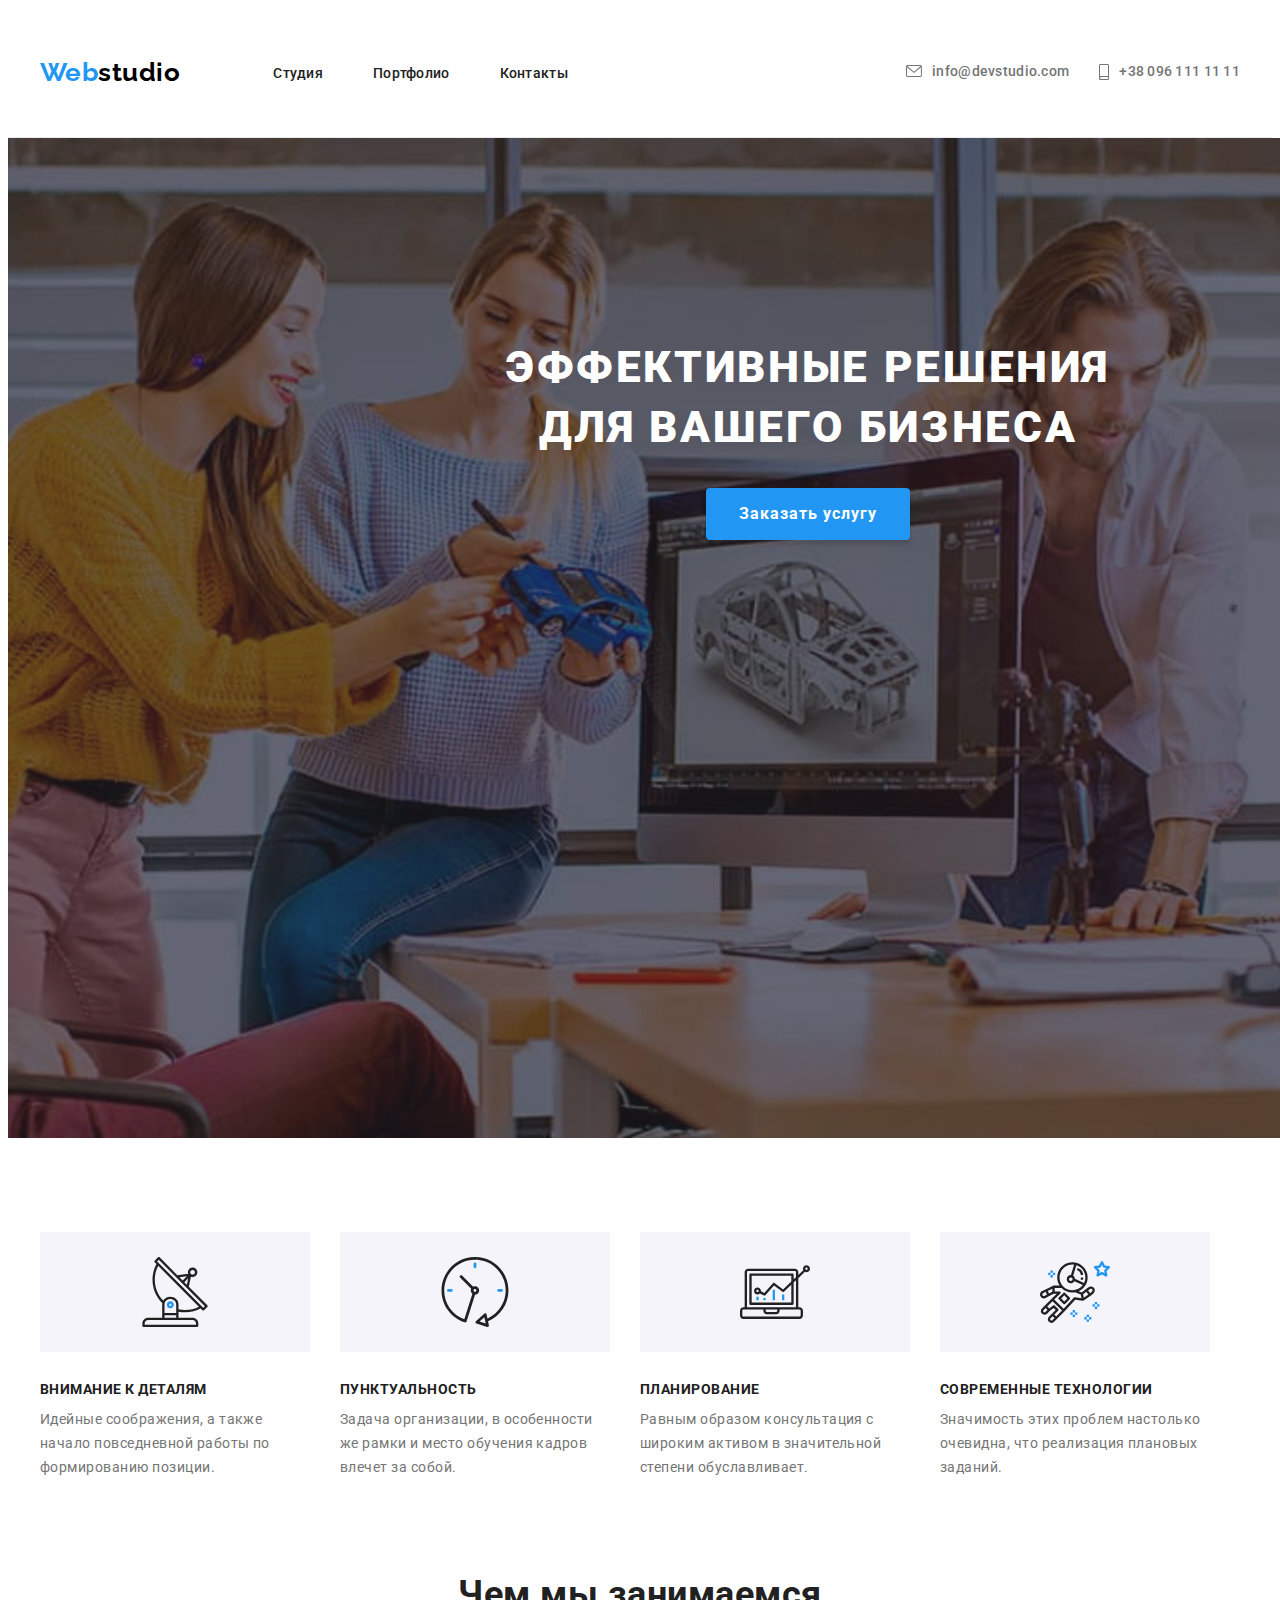
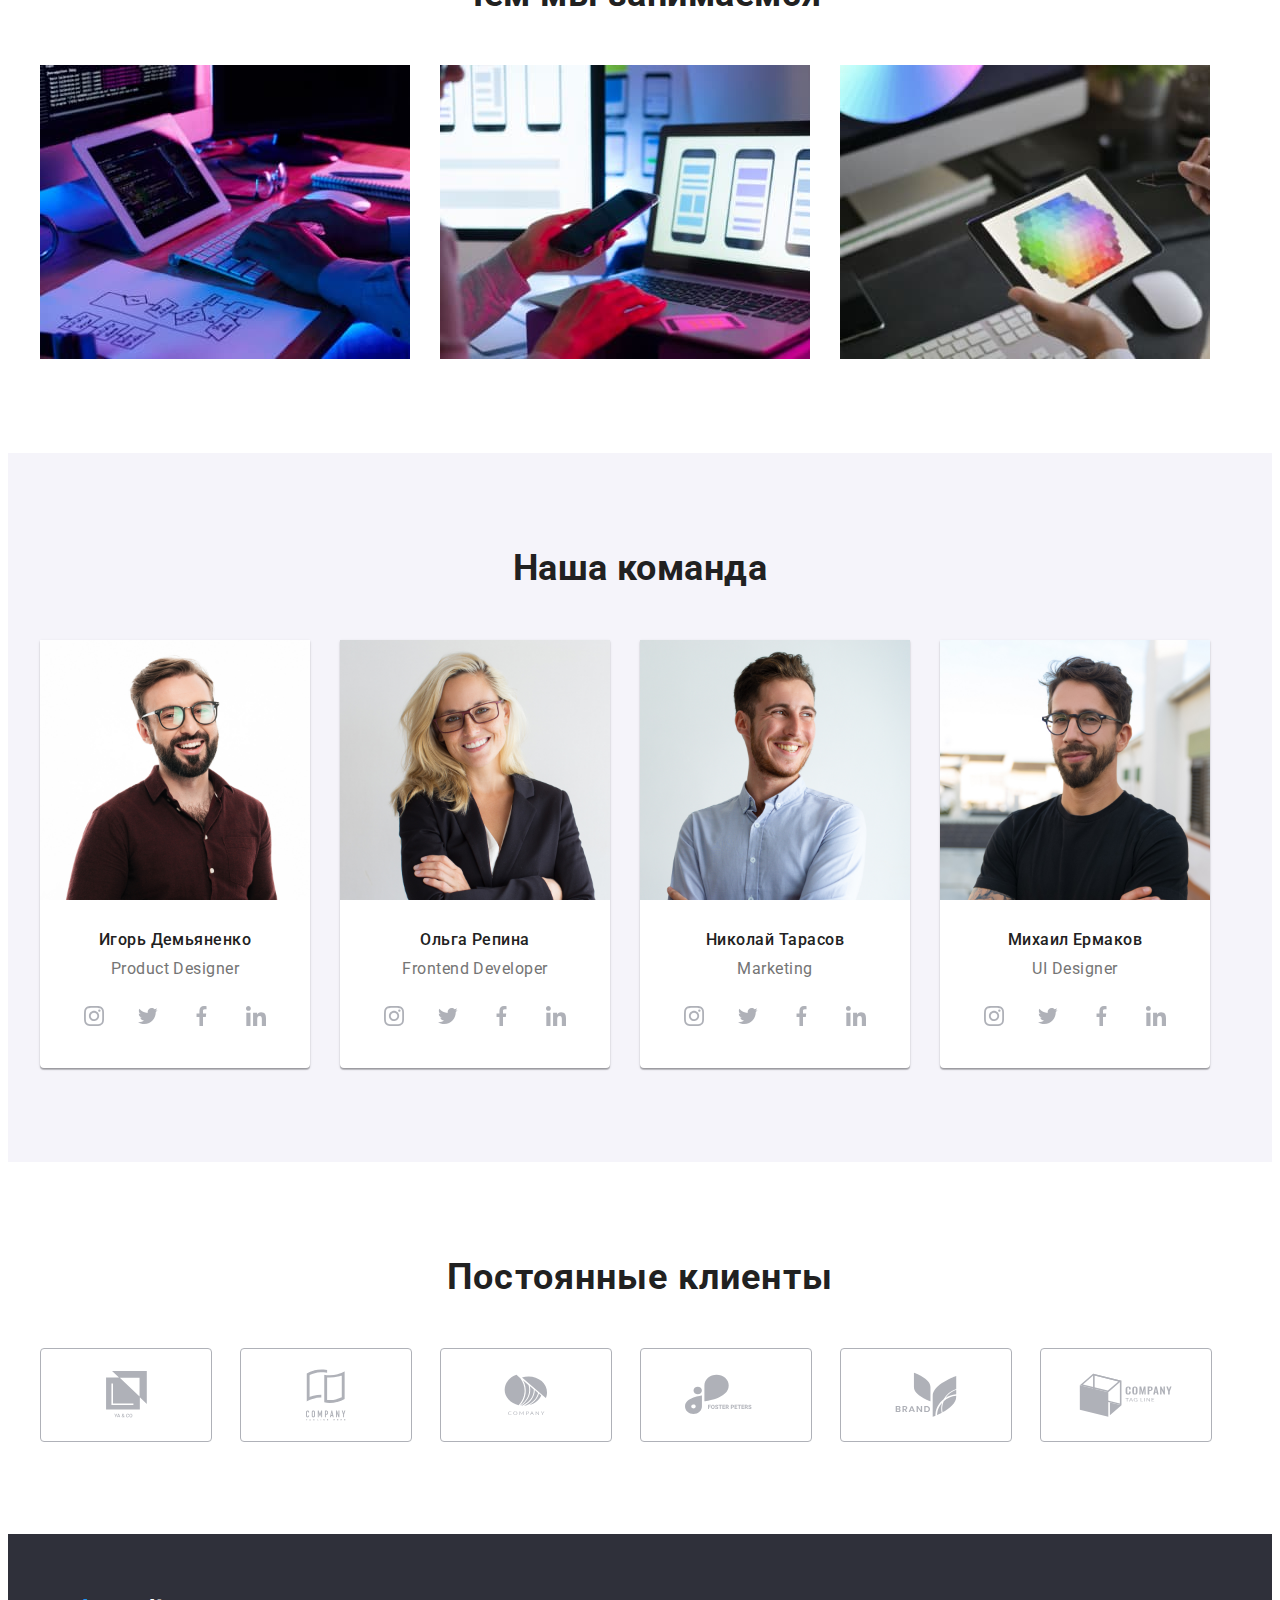
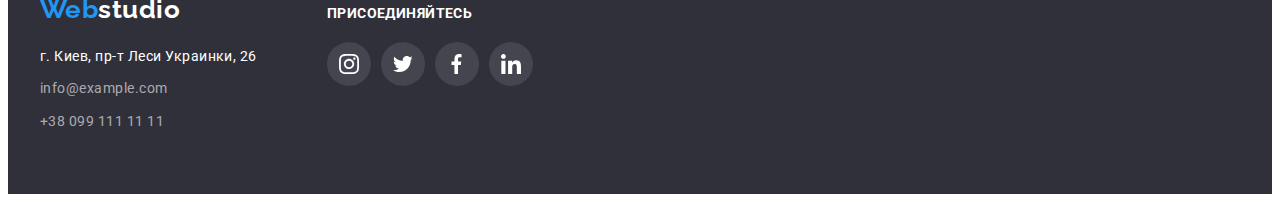
<file: index.html>
<!DOCTYPE html>
<html lang="ru">
<head>
    <meta charset="UTF-8">
    <meta http-equiv="X-UA-Compatible" content="IE=edge">
    <meta name="viewport" content="width=device-width, initial-scale=1.0">
    <title>Webstudio</title>
        <link rel="preconnect" href="https://fonts.googleapis.com" />
        <link rel="preconnect" href="https://fonts.gstatic.com" crossorigin />
        <link href="https://fonts.googleapis.com/css2?family=Raleway:wght@700&family=Roboto:wght@400;500;700;900&display=swap"
          rel="stylesheet" />
    <link rel="stylesheet" href="https://cdnjs.cloudflare.com/ajax/libs/modern-normalize/1.1.0/modern-normalize.min.css"
      integrity="sha512-wpPYUAdjBVSE4KJnH1VR1HeZfpl1ub8YT/NKx4PuQ5NmX2tKuGu6U/JRp5y+Y8XG2tV+wKQpNHVUX03MfMFn9Q=="
      crossorigin="anonymous" referrerpolicy="no-referrer" />
    <link rel="stylesheet" href="./css/styles.css" />

</head>
<body class="body">
  <!-- Шапка страницы -->
  <header class="head">
    <!-- Навигация -->
<div class="container main-nav">
  <nav class="site-nav">
  <a href="./index.html" lang="en" class="logo"> Web<span class="part-logo-first">studio</span></a>
  <ul class="site-nav-list">
    <li class="item"><a href="./index.html" class="site-nav-link">Студия</a></li>
    <li class="item"><a href="./portfolio.html" class="site-nav-link">Портфолио</a></li>
    <li class="item"><a href="" class="site-nav-link">Контакты</a></li>
  </ul>
</nav>
<ul class="info">
  <li class="item">
    <a href="mailto:info@devstudio.com" class="info-contacts">
      <svg class="info-contacts-icon" width="16" height="12">
          <use href="./images/icons.svg#icon-mail"></use>
      </svg>info@devstudio.com
    </a>
  </li>
  <li class="item"><a href="tel:+380961111111" class="info-contacts">
    <svg class="info-contacts-icon" width="10" height="16">
<use href="./images/icons.svg#icon-phone"></use>
    </svg>+38 096 111 11 11 
  </a>
</li>
</ul>
</div>
  </header>  
<!-- Уникальный контент страницы -->
  <main>
    <!-- Баннер -->
    <section class="section-hero">
        <div class="hero">
        <h1 class="section-hero-title">Эффективные решения для вашего бизнеса</h1>
        <button type="button" class="button">Заказать услугу</button>
        </div>
    </section>
    <!-- Скилы команды, создание скрытого заголовка -->
    <section class="section-skills">
      <div class="container">
              <h2 class="visually-hidden">Скилы нашей команды</h2>
              <ul class="section-skills-list">
                <li class="item">
                  <div class="box-skills-icon">
                  <svg class="section-skills-icon" width="70" height="70">
                    <use href="./images/icons.svg#icon-antenna"></use>
                  </svg>
                  </div>
                  <h3 class="section-skills-title">ВНИМАНИЕ К ДЕТАЛЯМ</h3>
                  <p class="section-skills-text">Идейные соображения, а также начало повседневной работы по формированию позиции.</p>
                </li>
                <li class="item">
                  <div class="box-skills-icon">
                    <svg class="section-skills-icon" width="70" height="70">
                      <use href="./images/icons.svg#icon-clock"></use>
                    </svg>
                  </div>
                  <h3 class="section-skills-title">ПУНКТУАЛЬНОСТЬ</h3>
                  <p class="section-skills-text">Задача организации, в особенности же рамки и место обучения кадров влечет за собой.
                  </p>
                </li>
                <li class="item">
                  <div class="box-skills-icon">
                    <svg class="section-skills-icon" width="70" height="70">
                      <use href="./images/icons.svg#icon-diagram"></use>
                    </svg>
                  </div>
                  <h3 class="section-skills-title">ПЛАНИРОВАНИЕ</h3>
                  <p class="section-skills-text">Равным образом консультация с широким активом в значительной степени обуславливает.
                  </p>
                </li>
                <li class="item">
                  <div class="box-skills-icon">
                    <svg class="section-skills-icon" width="70" height="70">
                      <use href="./images/icons.svg#icon-astronaut"></use>
                    </svg>
                  </div>
                  <h3 class="section-skills-title">СОВРЕМЕННЫЕ ТЕХНОЛОГИИ</h3>
                  <p class="section-skills-text">Значимость этих проблем настолько очевидна, что реализация плановых заданий.</p>
                </li>
              </ul>
      </div>
    </section>
    <!-- Работа команды -->
    <section class="section-work">
<div class="container">
        <h2 class="section-work-title">Чем мы занимаемся</h2>
        <ul class="section-work-list">
          <li class="item"><img src="./images/box1.jpg" alt="персональный компьютер" width="370" height="294"></li>
          <li class="item"><img src="./images/box2.jpg" alt="мобильное приложение" width="370" height="294"></li>
          <li class="item"><img src="./images/img0.jpg" alt="планшет" width="370" height="294"></li>
        </ul>
</div>
    </section>
    <!-- Команда -->
    <section class="section-team">
<div class="container">
        <h2 class="section-team-title">Наша команда</h2>
        <ul class="section-team-list">
          <li class="item-team"><img src="./images/img.jpg" alt="Игорь Демьяненко" width="270" height="260">
            <div class="team-members">
              <h3 class="name">Игорь Демьяненко</h3>
              <p class="desc">Product Designer</p>
              <ul class="section-team-icon">
                <li class="team-icon-item">
                  <a href="" class="team-icon-link">
                    <svg class="team-icon-svg" width="20" height="20">
                      <use href="./images/icons.svg#icon-instagram"></use>
                    </svg>
                  </a>
                </li>
                <li class="team-icon-item">
                  <a href="" class="team-icon-link">
                  <svg class="team-icon-svg" width="20" height="20">
                    <use href="./images/icons.svg#icon-twiter"></use>
                  </svg>
                  </a>
                </li>
                <li class="team-icon-item">
                  <a href="" class="team-icon-link">
                    <svg class="team-icon-svg" width="20" height="20">
                      <use href="./images/icons.svg#icon-facebook"></use>
                    </svg>
                  </a>
                </li>
                <li class="team-icon-item">
                  <a href="" class="team-icon-link">
                    <svg class="team-icon-svg" width="20" height="20">
                      <use href="./images/icons.svg#icon-linkedin"></use>
                    </svg>
                  </a>
                </li>
              </ul>
            </div>
          </li>
          <li class="item-team"><img src="./images/img(1).jpg" alt="Ольга Репина" width="270" height="260">
            <div class="team-members">
              <h3 class="name">Ольга Репина</h3>
              <p class="desc">Frontend Developer</p>
              <ul class="section-team-icon">
                <li class="team-icon-item">
                  <a href="" class="team-icon-link">
                    <svg class="team-icon-svg" width="20" height="20">
                      <use href="./images/icons.svg#icon-instagram"></use>
                    </svg>
                  </a>
                </li>
                <li class="team-icon-item">
                  <a href="" class="team-icon-link">
                    <svg class="team-icon-svg" width="20" height="20">
                      <use href="./images/icons.svg#icon-twiter"></use>
                    </svg>
                  </a>
                </li>
                <li class="team-icon-item">
                  <a href="" class="team-icon-link">
                    <svg class="team-icon-svg" width="20" height="20">
                      <use href="./images/icons.svg#icon-facebook"></use>
                    </svg>
                  </a>
                </li>
                <li class="team-icon-item">
                  <a href="" class="team-icon-link">
                    <svg class="team-icon-svg" width="20" height="20">
                      <use href="./images/icons.svg#icon-linkedin"></use>
                    </svg>
                  </a>
                </li>
              </ul>
            </div>
          </li>
          <li class="item-team"><img src="./images/img(2).jpg" alt="Николай Тарасов" width="270" height="260">
            <div class="team-members">
              <h3 class="name">Николай Тарасов</h3>
              <p class="desc">Marketing</p>
              <ul class="section-team-icon">
                <li class="team-icon-item">
                  <a href="" class="team-icon-link">
                    <svg class="team-icon-svg" width="20" height="20">
                      <use href="./images/icons.svg#icon-instagram"></use>
                    </svg>
                  </a>
                </li>
                <li class="team-icon-item">
                  <a href="" class="team-icon-link">
                    <svg class="team-icon-svg" width="20" height="20">
                      <use href="./images/icons.svg#icon-twiter"></use>
                    </svg>
                  </a>
                </li>
                <li class="team-icon-item">
                  <a href="" class="team-icon-link">
                    <svg class="team-icon-svg" width="20" height="20">
                      <use href="./images/icons.svg#icon-facebook"></use>
                    </svg>
                  </a>
                </li>
                <li class="team-icon-item">
                  <a href="" class="team-icon-link">
                    <svg class="team-icon-svg" width="20" height="20">
                      <use href="./images/icons.svg#icon-linkedin"></use>
                    </svg>
                  </a>
                </li>
              </ul>
            </div>
          </li>
          <li class="item-team"><img src="./images/img(3).jpg" alt="Михаил Ермаков" width="270" height="260">
            <div class="team-members">
            <h3 class="name">Михаил Ермаков</h3>
            <p class="desc">UI Designer</p>
            <ul class="section-team-icon">
              <li class="team-icon-item">
                <a href="" class="team-icon-link">
                  <svg class="team-icon-svg" width="20" height="20">
                    <use href="./images/icons.svg#icon-instagram"></use>
                  </svg>
                </a>
              </li>
              <li class="team-icon-item">
                <a href="" class="team-icon-link">
                  <svg class="team-icon-svg" width="20" height="20">
                    <use href="./images/icons.svg#icon-twiter"></use>
                  </svg>
                </a>
              </li>
              <li class="team-icon-item">
                <a href="" class="team-icon-link">
                  <svg class="team-icon-svg" width="20" height="20">
                    <use href="./images/icons.svg#icon-facebook"></use>
                  </svg>
                </a>
              </li>
              <li class="team-icon-item">
                <a href="" class="team-icon-link">
                  <svg class="team-icon-svg" width="20" height="20">
                    <use href="./images/icons.svg#icon-linkedin"></use>
                  </svg>
                </a>
              </li>
            </ul>
            </div>
          </li>
        </ul>
</div>
    </section>
    <!-- Постоянные клиенты -->
    <section class="section-clients">
      <div class="container">
        <h2 class="section-clients-title">Постоянные клиенты</h2>
        <ul class="section-clients-list">
          <li class="section-clients-item">
            <a href="" class="section-clients-link">
              <svg class="section-clients-icon" width="41" height="46.7">
                <use href="./images/icons.svg#icon-group-1"></use>
              </svg>
            </a>
          </li>
          <li class="section-clients-item">
            <a href="" class="section-clients-link">
              <svg class="section-clients-icon" width="40" height="52">
                <use href="./images/icons.svg#icon-group-2"></use>
              </svg>
            </a>
          </li>
          <li class="section-clients-item">
            <a href="" class="section-clients-link">
              <svg class="section-clients-icon" width="43.5" height="41.2">
                <use href="./images/icons.svg#icon-group-3"></use>
              </svg>
            </a>
          </li>
          <li class="section-clients-item">
            <a href="" class="section-clients-link">
              <svg class="section-clients-icon" width="84.5" height="40.6">
                <use href="./images/icons.svg#icon-group-4"></use>
              </svg>
            </a>
          </li>
          <li class="section-clients-item">
            <a href="" class="section-clients-link">
              <svg class="section-clients-icon" width="62.5" height="45.5">
                <use href="./images/icons.svg#icon-group-5"></use>
              </svg>
            </a>
          </li>
          <li class="section-clients-item">
            <a href="" class="section-clients-link">
              <svg class="section-clients-icon" width="93.8" height="44">
                <use href="./images/icons.svg#icon-group-6"></use>
              </svg>
            </a>
          </li>
        </ul>
      </div>
    </section>
  </main>
  <!-- Подвал -->
  <footer class="footer-section">
<div class="container footer-container">
      <div>
        <a href="./index.html" lang="en" class="logo-footer">Web<span class="part-logo-second">studio</span></a>
      <address class="address">
        <ul class="footer-list">
          <li class="item"><a href="https://goo.gl/maps/ky1xf9SAD3pNEhLd9" target="_blank" rel="noopener noreferrer"
              class="footer-section-address">г. Киев, пр-т Леси Украинки, 26</a></li>
          <li class="item"><a href="mailto:info@example.com" class="footer-section-contacts">info@example.com</a></li>
          <li class="item"><a href="tel:+380991111111" class="footer-section-contacts">+38 099 111 11 11</a></li>
        </ul>
      </address>  
      </div>
      <div class="footer-container-link">
        <p class="footer-section-text">Присоединяйтесь</p>
        <ul class="footer-section-list">
          <li class="footer-section-item">
            <a href="" class="footer-section-link">
              <svg class="footer-section-icon" width="20" height="20">
                <use href="./images/icons.svg#icon-instagram"></use>
              </svg>
            </a>
          </li>
          <li class="footer-section-item">
            <a href="" class="footer-section-link">
              <svg class="footer-section-icon" width="20" height="20">
                <use href="./images/icons.svg#icon-twiter"></use>
              </svg>
            </a>
          </li>
          <li class="footer-section-item">
            <a href="" class="footer-section-link">
              <svg class="footer-section-icon" width="20" height="20">
                <use href="./images/icons.svg#icon-facebook"></use>
              </svg>
            </a>
          </li>
          <li class="footer-section-item">
            <a href="" class="footer-section-link">
              <svg class="footer-section-icon" width="20" height="20">
                <use href="./images/icons.svg#icon-linkedin"></use>
              </svg>
            </a>
          </li>
        </ul>
      </div>
</div>
  </footer>
</body>
</html>
</file>
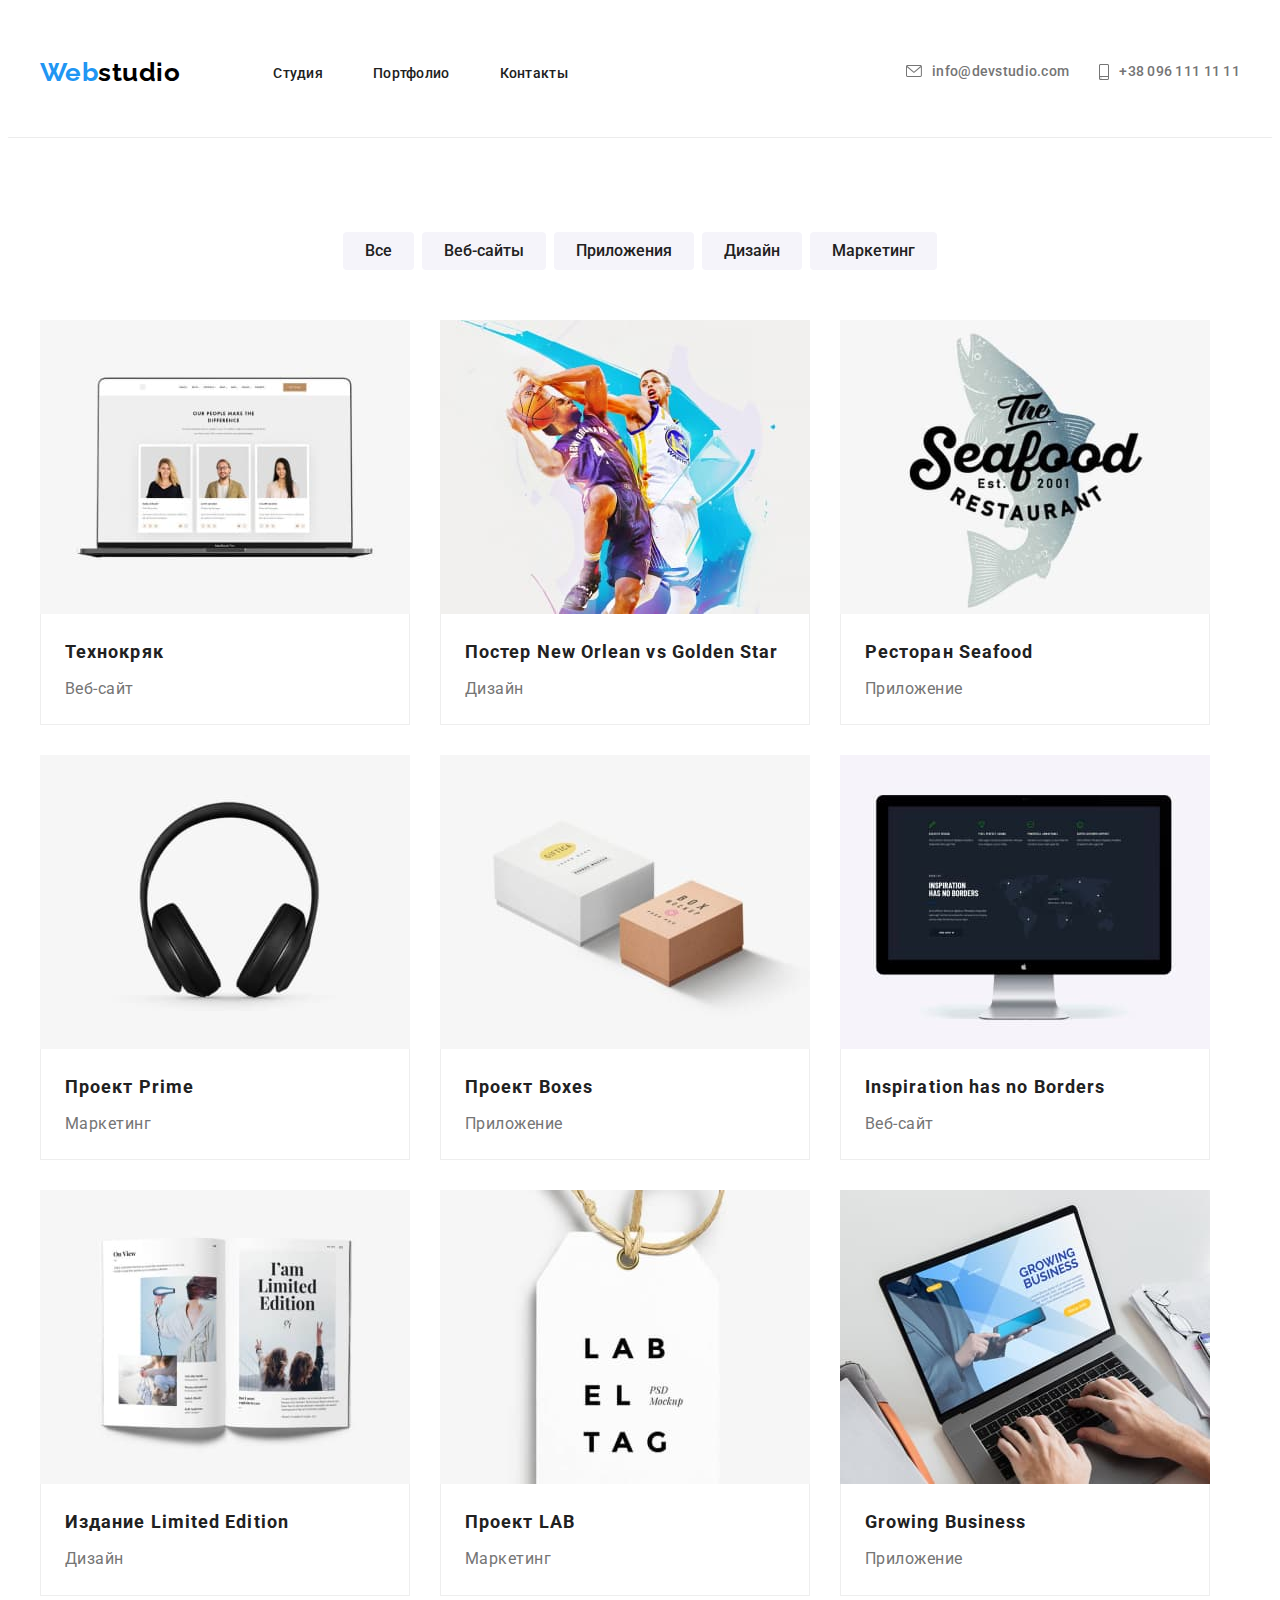
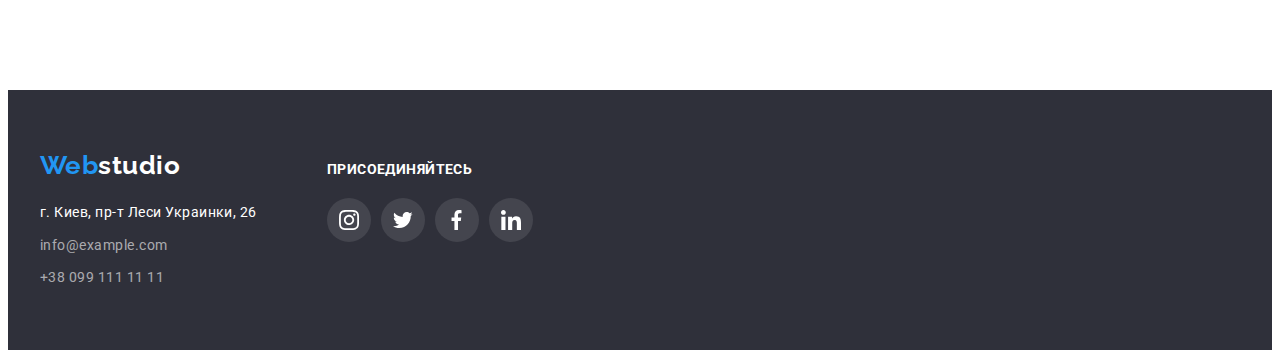
<file: portfolio.html>
<!DOCTYPE html>
<html lang="ru">
<head>
    <meta charset="UTF-8">
    <meta http-equiv="X-UA-Compatible" content="IE=edge">
    <meta name="viewport" content="width=device-width, initial-scale=1.0">
    <title>Portfolio</title> 
    <link rel="preconnect" href="https://fonts.googleapis.com" />
    <link rel="preconnect" href="https://fonts.gstatic.com" crossorigin />
    <link href="https://fonts.googleapis.com/css2?family=Raleway:wght@700&family=Roboto:wght@400;500;700&display=swap"
        rel="stylesheet" />
    <link rel="stylesheet" href="https://cdnjs.cloudflare.com/ajax/libs/modern-normalize/1.1.0/modern-normalize.min.css"
        integrity="sha512-wpPYUAdjBVSE4KJnH1VR1HeZfpl1ub8YT/NKx4PuQ5NmX2tKuGu6U/JRp5y+Y8XG2tV+wKQpNHVUX03MfMFn9Q=="
        crossorigin="anonymous" referrerpolicy="no-referrer" />
    <link rel="stylesheet" href="./css/styles.css" />
 
</head>
<body class="body">
    <!-- Шапка страницы -->
<header class="head">
    <!-- Навигация -->
    <div class="container main-nav">
        <nav class="site-nav">
            <a href="./index.html" lang="en" class="logo"> Web<span class="part-logo-first">studio</span></a>
            <ul class="site-nav-list">
                <li class="item"><a href="./index.html" class="site-nav-link">Студия</a></li>
                <li class="item"><a href="./portfolio.html" class="site-nav-link">Портфолио</a></li>
                <li class="item"><a href="" class="site-nav-link">Контакты</a></li>
            </ul>
        </nav>
        <ul class="info">
            <li class="item">
                <a href="mailto:info@devstudio.com" class="info-contacts">
                    <svg class="info-contacts-icon" width="16" height="12">
                        <use href="./images/icons.svg#icon-mail"></use>
                    </svg>info@devstudio.com
                </a>
            </li>
            <li class="item"><a href="tel:+380961111111" class="info-contacts">
                    <svg class="info-contacts-icon" width="10" height="16">
                        <use href="./images/icons.svg#icon-phone"></use>
                    </svg>+38 096 111 11 11
                </a>
            </li>
        </ul>
    </div>
</header>
    <!-- Контент -->
    <main>
        <section class="portfolio">
            <div class="container">
                <!-- Созднаие скрытого контента, Портфолио -->
                <h1 class="visually-hidden">Портфолио</h1>
                <ul class="portfolio-button-list">
                    <li class="item"><button type="button" class="portfolio-button">Все</button></li>
                    <li class="item"><button type="button" class="portfolio-button">Веб-сайты</button></li>
                    <li class="item"><button type="button" class="portfolio-button">Приложения</button></li>
                    <li class="item"><button type="button" class="portfolio-button">Дизайн</button></li>
                    <li class="item"><button type="button" class="portfolio-button">Маркетинг</button></li>
                </ul>
                <!-- Картинки -->
                <ul class="portfolio-works">
                    
                    <li class="item">
                        <a href="" class="portfolio-works-link">
                        <img src="./images/tehno.jpg" alt="Ноутбук" width="370" height="294">
                            <div class="features-works">
                                <h2 class="portfolio-works-title">Технокряк</h2>
                                <p class="portfolio-works-text">Веб-сайт</p>
                            </div>   
                            </a>
                    </li>
                    <li class="item">
                            <a href="" class="portfolio-works-link">
                            <img src="./images/poster.jpg" alt="Постер баскетбольная команда" width="370" height="294">
                            <div class="features-works">
                                <h2 class="portfolio-works-title">Постер New Orlean vs Golden Star</h2>
                                <p class="portfolio-works-text">Дизайн</p>
                            </div>
                            </a>
                    </li>
                    <li class="item">
                        <a href="" class="portfolio-works-link">
                            <img src="./images/restaurant.jpg" alt="Эмблема ресторана" width="370" height="294">
                            <div class="features-works">
                                <h2 class="portfolio-works-title">Ресторан Seafood</h2>
                                <p class="portfolio-works-text">Приложение</p>
                            </div>
                        </a>
                    </li>
                    <li class="item">
                        <a href="" class="portfolio-works-link">
                            <img src="./images/headphones.jpg" alt="Наушники" width="370" height="294">
                            <div class="features-works">
                                <h2 class="portfolio-works-title">Проект Prime</h2>
                                <p class="portfolio-works-text">Маркетинг</p>
                            </div>
                        </a>
                    </li>
                    <li class="item">
                        <a href="" class="portfolio-works-link">
                            <img src="./images/boxes.jpg" alt="Две коробки" width="370" height="294">
                            <div class="features-works">
                                <h2 class="portfolio-works-title">Проект Boxes</h2>
                                <p class="portfolio-works-text">Приложение</p>
                            </div>
                        </a>
                    </li>
                    <li class="item">
                        <a href="" class="portfolio-works-link">
                            <img src="./images/monitor.jpg" alt="Монитор" width="370" height="294">
                            <div class="features-works">
                                <h2 class="portfolio-works-title">Inspiration has no Borders</h2>
                                <p class="portfolio-works-text">Веб-сайт</p>
                            </div>
                        </a>
                    </li>
                    <li class="item">
                        <a href="" class="portfolio-works-link">
                            <img src="./images/newspaper.jpg" alt="Газета" width="370" height="294">
                            <div class="features-works">
                                <h2 class="portfolio-works-title">Издание Limited Edition</h2>
                                <p class="portfolio-works-text">Дизайн</p>
                            </div>
                        </a>
                    </li>
                    <li class="item">
                        <a href="" class="portfolio-works-link">
                            <img src="./images/tag.jpg" alt="Бирка" width="370" height="294">
                            <div class="features-works">
                                <h2 class="portfolio-works-title">Проект LAB</h2>
                                <p class="portfolio-works-text">Маркетинг</p>
                            </div>
                        </a>
                    </li>
                    <li class="item">
                        <a href="" class="portfolio-works-link">
                            <img src="./images/notebook.jpg" alt="Ноутбук с клавиатурой" width="370" height="294">
                            <div class="features-works">
                                <h2 class="portfolio-works-title">Growing Business</h2>
                                <p class="portfolio-works-text">Приложение</p>
                            </div>
                        </a>
                    </li>
                </ul>
            </div>
        </section>
    </main>
    <!-- Подвал страницы -->
<footer class="footer-section">
    <div class="container footer-container">
        <div>
            <a href="./index.html" lang="en" class="logo-footer">Web<span class="part-logo-second">studio</span></a>
            <address class="address">
                <ul class="footer-list">
                    <li class="item"><a href="https://goo.gl/maps/ky1xf9SAD3pNEhLd9" target="_blank"
                            rel="noopener noreferrer" class="footer-section-address">г. Киев, пр-т Леси Украинки, 26</a>
                    </li>
                    <li class="item"><a href="mailto:info@example.com"
                            class="footer-section-contacts">info@example.com</a></li>
                    <li class="item"><a href="tel:+380991111111" class="footer-section-contacts">+38 099 111 11 11</a>
                    </li>
                </ul>
            </address>
        </div>
        <div class="footer-container-link">
            <p class="footer-section-text">Присоединяйтесь</p>
            <ul class="footer-section-list">
                <li class="footer-section-item">
                    <a href="" class="footer-section-link">
                        <svg class="footer-section-icon" width="20" height="20">
                            <use href="./images/icons.svg#icon-instagram"></use>
                        </svg>
                    </a>
                </li>
                <li class="footer-section-item">
                    <a href="" class="footer-section-link">
                        <svg class="footer-section-icon" width="20" height="20">
                            <use href="./images/icons.svg#icon-twiter"></use>
                        </svg>
                    </a>
                </li>
                <li class="footer-section-item">
                    <a href="" class="footer-section-link">
                        <svg class="footer-section-icon" width="20" height="20">
                            <use href="./images/icons.svg#icon-facebook"></use>
                        </svg>
                    </a>
                </li>
                <li class="footer-section-item">
                    <a href="" class="footer-section-link">
                        <svg class="footer-section-icon" width="20" height="20">
                            <use href="./images/icons.svg#icon-linkedin"></use>
                        </svg>
                    </a>
                </li>
            </ul>
        </div>
    </div>
</footer>
</body>
</html>
</file>
<file: css/styles.css>
/* лого #000000 */
/* текст основной #212121 */
/* текст параграфа #757575*/
/* акцент #2196F3 */
/* текст ссылок в футере rgba(255, 255, 255, 0.6); */
/* вторичный цвет фона #F5F4FA */

:root {
  --logo-color: #000000;
  --primary-white-color: #ffffff;
  --title-color: #212121;
  --primary-text-color: #757575;
  --footer-link-color: rgba(255, 255, 255, 0.6);
  --accent-color: #2196f3;
  --secondary-background-color: #f5f4fa;
}
ul {
  list-style: none;
  margin: 0;
  padding: 0;
}

a {
  text-decoration: none;
}

h1,
h2,
h3,
h4,
h5,
h6,
p {
  margin: 0;
}

img {
  display: block;
  max-width: 100%;
  height: auto;
}

.container {
  width: 1200px;
  padding: 0 15px;
  margin: 0 auto;
}

/* ---------------BODY----------------- */

.body {
  color: var(--primary-text-color);
  background-color: var(--primary-white-color);
  font-family: Roboto, sans-serif;
  letter-spacing: 0.03em;
}

.visually-hidden {
  position: absolute;
  white-space: nowrap;
  width: 1px;
  height: 1px;
  overflow: hidden;
  border: 0;
  padding: 0;
  clip: rect(0 0 0 0);
  clip-path: inset(50%);
  margin: -1px;
}
/* -------------------HEADER-------------------- */

.head {
  border-bottom: 1px solid #ececec;
}

/* -----------------LOGO----------------------*/

.logo {
  font-family: Raleway;
  font-weight: 700;
  font-size: 26px;
  line-height: 1.19;
  color: var(--accent-color);
}

.part-logo-first {
  color: var(--logo-color);
}

.part-logo-second {
  color: var(--primary-white-color);
}

/* ---------------------NAVIGATION------------------- */
.main-nav,
.site-nav {
  display: flex;
  align-items: center;
}

.main-nav {
  height: 80px;
  padding-top: 24px;
  padding-bottom: 25px;
}

.site-nav-list {
  display: flex;
  margin-left: 93px;
}
.site-nav-list .item:not(:last-child) {
  margin-right: 50px;
}

.site-nav-link {
  padding-top: 24px;
  padding-bottom: 25px;

  font-weight: 500;
  font-size: 14px;
  line-height: 1.14;
  letter-spacing: 0.02em;
  color: var(--title-color);
}

.site-nav-link:hover,
.site-nav-link:focus {
  color: var(--accent-color);
}

.info {
  display: flex;
  margin-left: auto;
}

.info .item:not(:last-child) {
  margin-right: 30px;
}

.info .info-contacts {
  display: flex;
  align-items: center;

  padding-top: 24px;
  padding-bottom: 25px;
  font-weight: 500;
  font-size: 14px;
  line-height: 1.14;
  letter-spacing: 0.02em;

  color: var(--primary-text-color);
}

.info-contacts:hover,
.info-contacts:focus {
  color: var(--accent-color);
}

.info-contacts-icon {
  fill: currentColor;
  margin-right: 10px;
}

/* --------------------MAIN----------------------- */

.section-hero {
  text-align: center;
  padding-top: 200px;
  padding-bottom: 200px;
  width: 1600px;
  height: 600px;
  margin-left: auto;
  margin-right: auto;

  background-color: #2f303a;
  background-image: linear-gradient(rgba(47, 48, 58, 0.4), rgba(47, 48, 58, 0.4)),
    url(../images/Banner.jpg);
  background-repeat: no-repeat;
  background-size: cover;
  background-position: center;
}

.section-hero-title {
  margin-bottom: 30px;
  margin-left: auto;
  margin-right: auto;

  width: 696px;
  font-weight: 900;
  font-size: 44px;
  line-height: 1.36;
  letter-spacing: 0.06em;
  text-transform: uppercase;
  color: var(--primary-white-color);
}

.button {
  padding: 10px 32px;
  border-radius: 4px;
  border: 1px solid transparent;
  box-shadow: 0px 4px 4px rgba(0, 0, 0, 0.15);

  font-weight: 700;
  font-size: 16px;
  line-height: 1.9;
  letter-spacing: 0.06em;
  min-width: 200px;

  font-family: inherit;
  cursor: pointer;

  color: var(--primary-white-color);
  background-color: var(--accent-color);
}

/* -----------------------SKILS MY TEAM---------------------- */
.section-skills {
  padding-top: 94px;
  padding-bottom: 94px;
}
.section-skills-list {
  display: flex;
}
.section-skills-list .item:not(:last-child) {
  margin-right: 30px;
}

.section-skills-list .item {
  width: 270px;
}

.box-skills-icon {
  display: flex;
  align-items: center;
  justify-content: center;

  margin-bottom: 30px;
  height: 120px;

  background-color: var(--secondary-background-color);
}

.section-skills-title {
  margin-bottom: 10px;
  font-weight: 700;
  font-size: 14px;
  line-height: 1.14;

  color: var(--title-color);
}
.section-skills-text {
  font-size: 14px;
  line-height: 1.7;
}

/* -----------------------TEAM WORK------------------------- */
.section-work {
  padding-bottom: 94px;
}
.section-work-title {
  text-align: center;

  margin-bottom: 50px;
  font-weight: 700;
  font-size: 36px;
  line-height: 1.17;

  color: var(--title-color);
}

.section-work-list {
  display: flex;
}
.section-work-list .item:not(:last-child) {
  margin-right: 30px;
}

/*------------------------OUR TEAM------------------------*/

.section-team {
  padding-top: 94px;
  padding-bottom: 94px;

  background-color: var(--secondary-background-color);
}

.section-team-list {
  display: flex;

  border-radius: 0px 0px 4px 4px;
}

.item-team:not(:last-child) {
  margin-right: 30px;
}

.item-team {
  text-align: center;

  box-shadow: 0px 1px 3px rgba(0, 0, 0, 0.12), 0px 1px 1px rgba(0, 0, 0, 0.14),
    0px 2px 1px rgba(0, 0, 0, 0.2);
  border-radius: 0px 0px 4px 4px;

  background-color: var(--primary-white-color);
}

.section-team-title {
  text-align: center;

  margin-bottom: 50px;
  font-weight: 700;
  font-size: 36px;
  line-height: 1.17;

  color: var(--title-color);
}

.team-members {
  padding-top: 30px;
  padding-bottom: 30px;
}

.name {
  margin-bottom: 10px;
  font-weight: 500;
  font-size: 16px;
  line-height: 1.19;

  color: var(--title-color);
}

.desc {
  margin-bottom: 16px;
  font-size: 16px;
  line-height: 1.19;
}

.section-team-icon {
  display: flex;
  justify-content: center;
}

.team-icon-item {
  width: 44px;
  height: 44px;
}

.team-icon-item:not(:last-child) {
  margin-right: 10px;
}

.team-icon-link {
  display: flex;
  align-items: center;
  justify-content: center;

  width: 100%;
  height: 100%;
  border-radius: 50%;

  color: #afb1b8;
}

.team-icon-svg {
  fill: currentColor;
}

.team-icon-link:hover,
.team-icon-link:focus {
  background-color: var(--accent-color);
  color: var(--primary-white-color);
}
/* ----------------------CLIENTS----------------------- */

.section-clients {
  padding-bottom: 94px;
  padding-top: 94px;
}

.section-clients-title {
  margin-bottom: 50px;
  font-weight: 700;
  font-size: 36px;
  line-height: 1.17;
  text-align: center;
  letter-spacing: 0.03em;

  color: var(--title-color);
}

.section-clients-list {
  display: flex;
}

.section-clients-item {
  width: 170px;
  height: 92px;
}

.section-clients-item:not(:last-child) {
  margin-right: 30px;
}

.section-clients-link {
  display: flex;
  align-items: center;
  justify-content: center;

  width: 100%;
  height: 100%;

  border: 1px solid #afb1b8;
  border-radius: 4px;
  color: #afb1b8;
}

.section-clients-icon {
  fill: currentColor;
}

.section-clients-link:hover,
.section-clients-link:focus {
  color: var(--accent-color);
  border: 1px solid var(--accent-color);
}
/* ----------------------FOOTER--------------------------- */

.footer-section {
  padding-top: 60px;
  padding-bottom: 60px;

  background-color: #2f303a;
}

.logo-footer {
  display: block;
  margin-bottom: 20px;

  font-family: Raleway;
  font-weight: 700;
  font-size: 26px;
  line-height: 1.19;

  color: var(--accent-color);
}

.footer-section-address,
.footer-section-contacts {
  font-style: normal;
  font-size: 14px;
  line-height: 1.7;

  color: var(--primary-white-color);
}

.footer-section-contacts {
  color: var(--footer-link-color);
}

.footer-section-address:hover,
.footer-section-address:focus {
  color: var(--accent-color);
}

.footer-section-contacts:hover,
.footer-section-contacts:focus {
  color: var(--accent-color);
}

.footer-list .item:not(:last-child) {
  margin-bottom: 9px;
}

.footer-container {
  display: flex;
}

.footer-container-link {
  margin-left: 70px;
  margin-top: 12px;
}

.footer-section-text {
  margin-bottom: 20px;

  font-weight: 700;
  font-size: 14px;
  line-height: 1.14;
  letter-spacing: 0.03em;
  text-transform: uppercase;

  color: var(--primary-white-color);
}

.footer-section-list {
  display: flex;
  align-items: center;
  justify-content: center;
}

.footer-section-item {
  width: 44px;
  height: 44px;
}

.footer-section-item:not(:last-child) {
  margin-right: 10px;
}

.footer-section-link {
  display: flex;
  align-items: center;
  justify-content: center;

  width: 100%;
  height: 100%;

  border-radius: 50%;
  background: rgba(255, 255, 255, 0.1);
  color: var(--primary-white-color);
}

.footer-section-icon {
  fill: currentColor;
}

.footer-section-link:hover,
.footer-section-link:focus {
  background-color: var(--accent-color);
}
/* ------------------PORTFOLIO-------------------- */

.portfolio {
  padding-top: 94px;
  padding-bottom: 94px;
}

.portfolio-button-list {
  display: flex;
  justify-content: center;
  margin-bottom: 50px;
}

.portfolio-button-list .item:not(:last-child) {
  margin-right: 8px;
}
.portfolio-button {
  padding: 6px 22px;

  font-family: inherit;
  cursor: pointer;
  font-weight: 500;
  font-size: 16px;
  line-height: 1.6;
  color: var(--title-color);
  background-color: var(--secondary-background-color);
  border-radius: 4px;
  border: transparent;
}
.portfolio-button:hover,
.portfolio-button:focus {
  box-shadow: 0px 3px 1px rgba(0, 0, 0, 0.1), 0px 1px 2px rgba(0, 0, 0, 0.08),
    0px 2px 2px rgba(0, 0, 0, 0.12);
  background-color: var(--accent-color);
  color: var(--primary-white-color);
}

/* -------------------PORTFOLIO-WORKS------------------ */

.portfolio-works {
  display: flex;
  flex-wrap: wrap;
}

.portfolio-works .item {
  margin-right: 30px;
  margin-bottom: 30px;

  flex-basis: 370px;
}

.portfolio-works .item:nth-child(3n) {
  margin-right: 0px;
}

.portfolio-works .item:nth-last-child(-n + 3) {
  margin-bottom: 0px;
}
.portfolio-works-link {
  display: block;

  color: var(--primary-text-color);
}
.portfolio-works-link:hover,
.portfolio-works-link:focus {
  box-shadow: 0px 1px 1px rgba(0, 0, 0, 0.12), 0px 4px 4px rgba(0, 0, 0, 0.06),
    1px 4px 6px rgba(0, 0, 0, 0.16);
}

.features-works {
  padding: 20px 24px;

  border: 1px solid #eeeeee;
  border-top: 0;
}
.portfolio-works-title {
  margin-bottom: 4px;

  font-weight: 700;
  font-size: 18px;
  line-height: 2;
  letter-spacing: 0.06em;
  color: var(--title-color);
}
.portfolio-works-text {
  font-size: 16px;
  line-height: 1.9;
}
</file>
